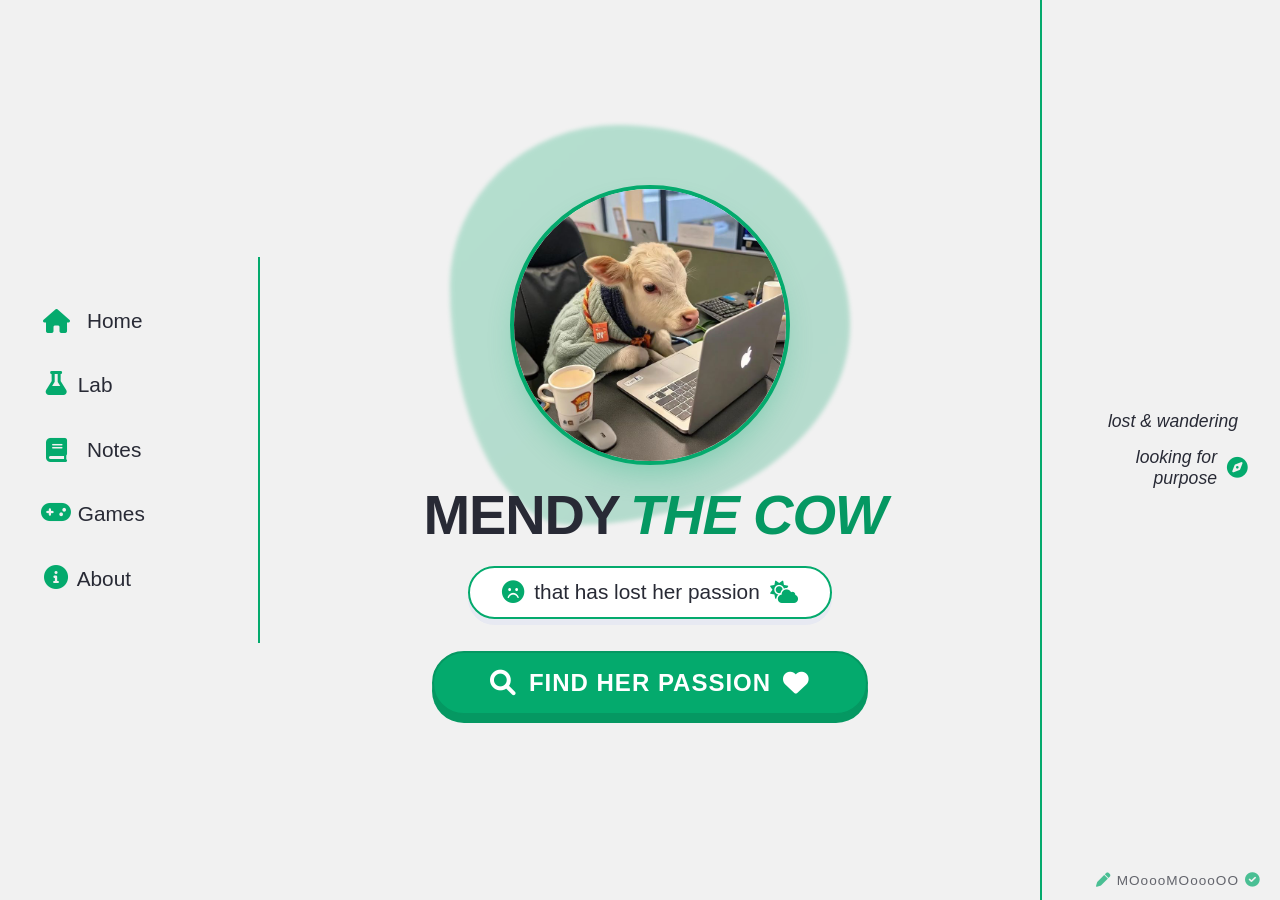
<file: index.html>
<!DOCTYPE html>
<html lang="en">
<head>
    <meta charset="UTF-8">
    <meta name="viewport" content="width=device-width, initial-scale=1.0">
    <title>Mendy the Cow · Lost Passion</title>
    <!-- Font Awesome CDN -->
    <link rel="stylesheet" href="https://cdnjs.cloudflare.com/ajax/libs/font-awesome/6.0.0-beta3/css/all.min.css">
    <style>
        * {
            margin: 0;
            padding: 0;
            box-sizing: border-box;
        }

        body {
            font-family: 'Segoe UI', 'Inter', -apple-system, BlinkMacSystemFont, sans-serif;
            background: #f1f1f1;  /* W3Schools light gray background */
            color: #282A35;  /* W3Schools dark blue-gray for text */
            height: 100vh;
            display: flex;
            align-items: center;
            justify-content: center;
            overflow: hidden;
        }

        .main-grid {
            display: grid;
            grid-template-columns: 260px 1fr 240px;
            width: 100vw;
            max-width: 1400px;
            height: 100vh;
            align-items: center;
        }

        /* --- LEFT SIDEBAR with W3Schools green accent --- */
        .left-nav {
            padding: 2rem 2rem 2rem 2.5rem;
            font-size: 1.3rem;
            font-weight: 500;
            line-height: 2.8;
            border-right: 2px solid #04AA6D;  /* W3Schools green */
            height: fit-content;
            color: #282A35;
        }

        .nav-item {
            display: flex;
            align-items: center;
            gap: 15px;
            cursor: pointer;
            transition: 0.2s;
            padding: 0.2rem 0;
            font-family: 'Segoe UI', sans-serif;
        }

        .nav-item i {
            font-size: 1.5rem;
            color: #04AA6D;  /* W3Schools green for icons */
            transition: 0.2s;
            width: 32px;
            display: inline-flex;
            justify-content: center;
        }

        .nav-item:hover {
            color: #04AA6D;
            transform: translateX(8px);
        }

        .nav-item:hover i {
            color: #059862;  /* darker green on hover */
            transform: scale(1.1);
        }

        /* --- CENTER STAGE --- */
        .center-stage {
            display: flex;
            flex-direction: column;
            align-items: center;
            justify-content: center;
            text-align: center;
            padding: 1rem;
            height: 100%;
            position: relative;
        }

        /* Avatar container with larger green splash behind it */
        .avatar-wrapper {
            position: relative;
            margin-bottom: 1.2rem;
            display: flex;
            justify-content: center;
            align-items: center;
        }

        /* Bigger green splash shape (increased size) */
        .green-splash {
            position: absolute;
            width: 400px;  /* Increased from 320px */
            height: 400px; /* Increased from 320px */
            background: linear-gradient(135deg, #04AA6D 0%, #059862 100%); /* W3Schools green gradient */
            border-radius: 42% 58% 70% 30% / 40% 50% 50% 60%;
            animation: morph 10s ease-in-out infinite;
            opacity: 0.25; /* More subtle to match W3Schools clean style */
            z-index: 1;
            filter: blur(2px); /* Soft blur for that "splash" effect */
        }

        @keyframes morph {
            0%, 100% {
                border-radius: 42% 58% 70% 30% / 40% 50% 50% 60%;
            }
            25% {
                border-radius: 55% 45% 35% 65% / 50% 40% 60% 50%;
            }
            50% {
                border-radius: 60% 40% 30% 70% / 50% 60% 40% 50%;
            }
            75% {
                border-radius: 35% 65% 55% 45% / 40% 50% 50% 60%;
            }
        }

        .cow-avatar-container {
            width: 280px;
            height: 280px;
            border-radius: 50%;
            background: white;
            display: flex;
            align-items: center;
            justify-content: center;
            border: 4px solid #04AA6D;  /* W3Schools green border */
            box-shadow: 0 15px 30px -8px rgba(4, 170, 109, 0.3);
            overflow: hidden;
            transition: transform 0.3s ease;
            position: relative;
            z-index: 2;
        }

        .cow-avatar-container:hover {
            transform: scale(1.02);
            border-color: #059862;
        }

        .cow-avatar {
            width: 100%;
            height: 100%;
            object-fit: cover;
            object-position: center 20%;
            display: block;
        }

        .mendy-name {
            font-size: 3.5rem;
            font-weight: 800;
            letter-spacing: -0.02em;
            color: #282A35;  /* W3Schools dark text */
            line-height: 1.1;
            margin-bottom: 0.25rem;
            text-transform: uppercase;
            display: flex;
            align-items: center;
            justify-content: center;
            gap: 10px;
            position: relative;
            z-index: 2;
        }

        .mendy-name i {
            font-size: 3rem;
            color: #04AA6D;
            opacity: 0.8;
        }

        .mendy-name span {
            color: #059862;
            font-style: italic;
            font-weight: 600;
        }

        .description {
            max-width: 500px;
            font-size: 1.3rem;
            color: #282A35;
            background: white;
            padding: 0.8rem 2rem;
            border-radius: 50px;
            border: 2px solid #04AA6D;
            margin: 1rem 0 2rem 0;
            box-shadow: 0 6px 0 #e7e9f2;  /* W3Schools light shadow */
            font-weight: 500;
            display: flex;
            align-items: center;
            gap: 10px;
            position: relative;
            z-index: 2;
        }

        .description i {
            font-size: 1.4rem;
            color: #04AA6D;
        }

        .passion-button {
            background: #04AA6D;  /* W3Schools "Try it Yourself" green */
            color: white;
            border: none;
            padding: 1rem 3.5rem;
            font-size: 1.5rem;
            font-weight: bold;
            border-radius: 50px;
            cursor: pointer;
            box-shadow: 0 8px 0 #059862;
            transition: 0.1s linear;
            letter-spacing: 1px;
            border: 2px solid #059862;
            text-transform: uppercase;
            display: flex;
            align-items: center;
            justify-content: center;
            gap: 12px;
            position: relative;
            z-index: 2;
        }

        .passion-button i {
            font-size: 1.6rem;
        }

        .passion-button:hover {
            transform: translateY(4px);
            box-shadow: 0 4px 0 #035f44;
            background: #059862;
        }

        /* --- RIGHT SIDEBAR with W3Schools style --- */
        .right-whitespace {
            display: flex;
            flex-direction: column;
            justify-content: center;
            align-items: flex-end;
            height: 100%;
            padding: 2rem;
            border-left: 2px solid #04AA6D;
            color: #282A35;
            font-size: 1.1rem;
            text-align: right;
            gap: 15px;
        }

        .mood-item {
            display: flex;
            align-items: center;
            gap: 10px;
            font-style: italic;
        }

        .mood-item i {
            font-size: 1.3rem;
            color: #04AA6D;
            order: 1;
        }

        .xhs-handle {
            background: white;
            padding: 0.7rem 1.2rem;
            border-radius: 40px;
            font-size: 0.95rem;
            border: 1px dashed #04AA6D;
            margin-top: 1.5rem;
            font-style: normal;
            font-family: monospace;
            display: flex;
            align-items: center;
            gap: 10px;
        }

        .xhs-handle i {
            font-size: 1.2rem;
            color: #04AA6D;
        }

        .signature {
            position: fixed;
            bottom: 12px;
            right: 20px;
            font-size: 0.85rem;
            color: #282A35;
            font-weight: 500;
            letter-spacing: 1px;
            display: flex;
            align-items: center;
            gap: 6px;
            opacity: 0.7;
        }

        .signature i {
            font-size: 0.9rem;
            color: #04AA6D;
        }

        @media (max-width: 800px) {
            .main-grid {
                grid-template-columns: 200px 1fr 140px;
            }
            .left-nav { font-size: 1.1rem; padding: 1.5rem; }
            .mendy-name { font-size: 2.5rem; }
            .cow-avatar-container { width: 200px; height: 200px; }
            .green-splash { width: 300px; height: 300px; }
        }
    </style>
</head>
<body>

<div class="main-grid">
    <!-- LEFT: navigation with W3Schools style -->
    <nav class="left-nav">
        <div class="nav-item">
            <i class="fas fa-home"></i>
            <span>Home</span>
        </div>
        <div class="nav-item">
              <a href="labs.html" style="text-decoration: none; color: inherit;">
            <i class="fas fa-flask"></i>
            <span>Lab</span>
              </a>
        </div>
        <div class="nav-item">
            <i class="fas fa-book"></i>
            <span>Notes</span>
        </div>
        <div class="nav-item">
        <a href="games.html" style="text-decoration: none; color: inherit;">
            <i class="fas fa-gamepad"></i>
            <span>Games</span>
        </a>
        </div>
        <div class="nav-item">
        <a href="about.html" style="text-decoration: none; color: inherit;">
            <i class="fas fa-info-circle"></i>
            <span>About</span>
        </a>
        </div>
    </nav>

    <!-- CENTER: Mendy the Cow with larger green splash -->
    <div class="center-stage">
        <div class="avatar-wrapper">
            <!-- Bigger green splash shape behind avatar -->
            <div class="green-splash"></div>
            <div class="cow-avatar-container">
                <img src="cow.jpg" alt="Mendy the Cow" class="cow-avatar">
            </div>
        </div>
        <div class="mendy-name">
            <i class="fas fa-cow"></i>
            MENDY <span>THE COW</span>
        </div>
        <div class="description">
            <i class="fas fa-frown"></i>
            that has lost her passion
            <i class="fas fa-cloud-sun"></i>
        </div>
        <button class="passion-button" onclick="alert('🐄 Moo! Maybe she found it on W3Schools...')">
            <i class="fas fa-search"></i>
            find her passion
            <i class="fas fa-heart"></i>
        </button>
    </div>

    <!-- RIGHT: with W3Schools style -->
    <div class="right-whitespace">
        <div class="mood-item">
            <span>lost & wandering</span>
            <i class="fas fa-cloud-wind"></i>
        </div>
        <div class="mood-item">
            <span>looking for purpose</span>
            <i class="fas fa-compass"></i>
        </div>
      
    </div>
</div>

<div class="signature">
    <i class="fas fa-pen"></i>
  MOoooMOoooOO
    <i class="fas fa-check-circle"></i>
</div>

</body>
</html>
</file>
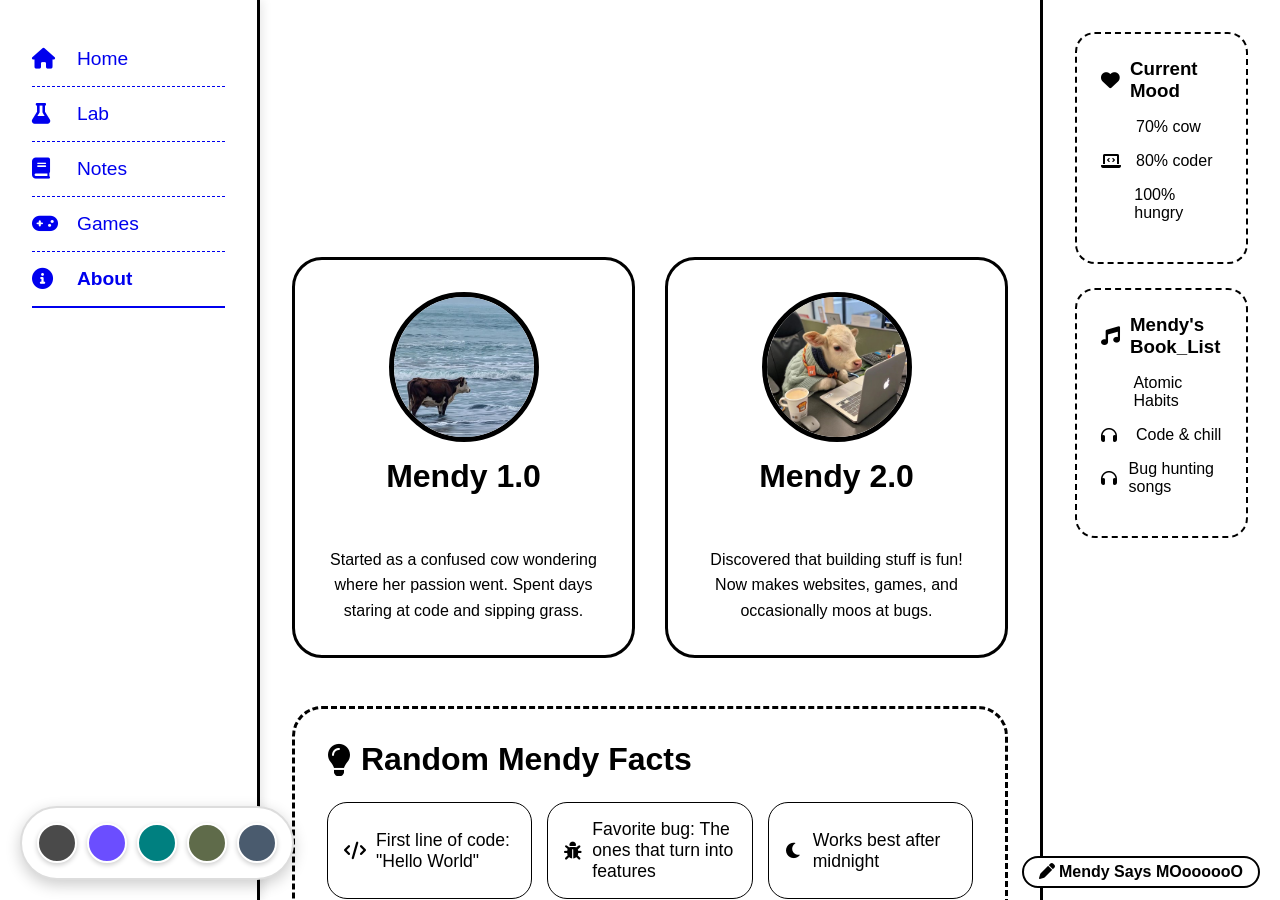
<file: about.html>
<!DOCTYPE html>
<html lang="en">
<head>
    <meta charset="UTF-8">
    <meta name="viewport" content="width=device-width, initial-scale=1.0">
    <title>About · Mendy the Cow</title>
    <!-- Font Awesome -->
    <link rel="stylesheet" href="https://cdnjs.cloudflare.com/ajax/libs/font-awesome/6.0.0-beta3/css/all.min.css">
    <style>
        * {
            margin: 0;
            padding: 0;
            box-sizing: border-box;
            transition: background-color 0.3s, border-color 0.3s, color 0.3s, box-shadow 0.3s;
        }

        body {
            font-family: 'Segoe UI', 'Comic Sans MS', cursive, sans-serif;
            min-height: 100vh;
        }

        .main-grid {
            display: grid;
            grid-template-columns: 260px 1fr 240px;
            width: 100vw;
            min-height: 100vh;
        }

        /* Left nav - theme variables will control colors */
        .left-nav {
            padding: 2rem;
            border-right-width: 3px;
            border-right-style: solid;
            background: white;
            box-shadow: 2px 0 10px rgba(0,0,0,0.1);
        }

        .nav-item {
            display: flex;
            align-items: center;
            gap: 15px;
            padding: 1rem 0;
            text-decoration: none;
            transition: 0.3s;
            font-size: 1.2rem;
            border-bottom-width: 1px;
            border-bottom-style: dashed;
        }

        .nav-item i {
            width: 30px;
            font-size: 1.3rem;
        }

        .nav-item:hover {
            transform: translateX(10px) rotate(2deg);
        }

        .nav-item.active {
            font-weight: bold;
            border-bottom-width: 2px;
            border-bottom-style: solid;
        }

        /* Center content */
        .center-stage {
            padding: 2rem;
            overflow-y: auto;
            max-height: 100vh;
        }

        /* Fun header with cow ears */
        .about-header {
            position: relative;
            background: linear-gradient(135deg, var(--primary), var(--secondary));
            color: white;
            padding: 3rem 2rem;
            border-radius: 60px 60px 30px 30px;
            margin-bottom: 2rem;
            text-align: center;
            box-shadow: 0 10px 0 var(--shadow);
        }

        /* Cow ears decoration */
        .cow-ears {
            position: absolute;
            top: -20px;
            left: 50%;
            transform: translateX(-50%);
            display: flex;
            gap: 30px;
        }

        .ear {
            width: 40px;
            height: 60px;
            background: var(--primary);
            border-radius: 50% 50% 0 0;
            border: 3px solid white;
        }

        .ear.left {
            transform: rotate(-15deg);
        }

        .ear.right {
            transform: rotate(15deg);
        }

        .about-header h1 {
            font-size: 3.5rem;
            margin-bottom: 0.5rem;
            text-shadow: 3px 3px 0 var(--shadow);
        }

        .about-header h1 i {
            margin: 0 15px;
            animation: bounce 2s infinite;
        }

        @keyframes bounce {
            0%, 100% { transform: translateY(0); }
            50% { transform: translateY(-10px); }
        }

        .about-header p {
            font-size: 1.3rem;
            opacity: 0.95;
        }

        /* Profile section with two cows */
        .cow-family {
            display: flex;
            gap: 30px;
            margin-bottom: 3rem;
            flex-wrap: wrap;
            justify-content: center;
        }

        .cow-card {
            background: white;
            border-radius: 30px;
            padding: 2rem;
            text-align: center;
            flex: 1;
            min-width: 250px;
            border-width: 3px;
            border-style: solid;
            box-shadow: 8px 8px 0 var(--accent);
            transition: 0.3s;
        }

        .cow-card:hover {
            transform: translate(-4px, -4px);
            box-shadow: 12px 12px 0 var(--primary);
        }

        .cow-photo {
            width: 150px;
            height: 150px;
            border-radius: 50%;
            border-width: 5px;
            border-style: solid;
            margin: 0 auto 1rem;
            overflow: hidden;
        }

        .cow-photo img {
            width: 100%;
            height: 100%;
            object-fit: cover;
        }

        .cow-card h3 {
            font-size: 2rem;
            margin-bottom: 0.5rem;
        }

        .cow-title {
            color: white;
            padding: 0.3rem 1rem;
            border-radius: 30px;
            display: inline-block;
            margin-bottom: 1rem;
            font-weight: bold;
        }

        .cow-bio {
            line-height: 1.6;
        }

        /* Fun facts section */
        .fun-facts {
            background: white;
            border-radius: 30px;
            padding: 2rem;
            margin-bottom: 2rem;
            border-width: 3px;
            border-style: dashed;
            position: relative;
        }

        .fun-facts h2 {
            font-size: 2rem;
            margin-bottom: 1.5rem;
            display: flex;
            align-items: center;
            gap: 10px;
        }

        .facts-grid {
            display: grid;
            grid-template-columns: repeat(auto-fit, minmax(200px, 1fr));
            gap: 15px;
        }

        .fact-item {
            padding: 1rem;
            border-radius: 20px;
            display: flex;
            align-items: center;
            gap: 10px;
            font-size: 1.1rem;
            border-width: 1px;
            border-style: solid;
        }

        /* Skills section */
        .skills-section {
            background: white;
            border-radius: 30px;
            padding: 2rem;
            margin-bottom: 2rem;
            border-width: 3px;
            border-style: solid;
        }

        .skills-section h2 {
            font-size: 2rem;
            margin-bottom: 1.5rem;
        }

        .skills-grid {
            display: grid;
            grid-template-columns: repeat(auto-fit, minmax(150px, 1fr));
            gap: 20px;
        }

        .skill-item {
            text-align: center;
            padding: 1rem;
            border-radius: 20px;
            transition: 0.3s;
        }

        .skill-item i {
            font-size: 2rem;
            margin-bottom: 0.5rem;
        }

        .skill-item:hover {
            transform: scale(1.05);
            color: white;
        }

        /* Social links */
        .social-links {
            display: flex;
            justify-content: center;
            gap: 20px;
            margin: 2rem 0;
        }

        .social-link {
            width: 60px;
            height: 60px;
            background: white;
            border-radius: 50%;
            display: flex;
            align-items: center;
            justify-content: center;
            font-size: 1.8rem;
            border-width: 2px;
            border-style: solid;
            transition: 0.3s;
            text-decoration: none;
        }

        .social-link:hover {
            transform: rotate(360deg) scale(1.1);
            color: white;
        }

        /* Right sidebar */
        .right-sidebar {
            padding: 2rem;
            border-left-width: 3px;
            border-left-style: solid;
            background: white;
        }

        .mood-card {
            border-radius: 20px;
            padding: 1.5rem;
            margin-bottom: 1.5rem;
            border-width: 2px;
            border-style: dashed;
        }

        .mood-card h3 {
            margin-bottom: 1rem;
            display: flex;
            align-items: center;
            gap: 10px;
        }

        .mood-list {
            list-style: none;
        }

        .mood-list li {
            margin: 1rem 0;
            display: flex;
            align-items: center;
            gap: 10px;
        }

        .mood-list i {
            width: 25px;
        }

        .xhs-handle {
            color: white;
            padding: 1rem;
            border-radius: 50px;
            text-align: center;
            font-size: 1.1rem;
        }

        .xhs-handle i {
            margin-right: 10px;
        }

        .signature {
            position: fixed;
            bottom: 12px;
            right: 20px;
            font-weight: bold;
            background: white;
            padding: 5px 15px;
            border-radius: 30px;
            border-width: 2px;
            border-style: solid;
            z-index: 100;
        }

        /* Theme Switcher */
        .theme-switcher {
            position: fixed;
            bottom: 20px;
            left: 20px;
            background: white;
            padding: 15px;
            border-radius: 50px;
            box-shadow: 0 5px 15px rgba(0,0,0,0.2);
            display: flex;
            gap: 10px;
            z-index: 1000;
            border: 2px solid #ddd;
        }

        .theme-dot {
            width: 40px;
            height: 40px;
            border-radius: 50%;
            cursor: pointer;
            border: 2px solid white;
            box-shadow: 0 2px 5px rgba(0,0,0,0.2);
            transition: 0.2s;
        }

        .theme-dot:hover {
            transform: scale(1.2);
            border-color: #333;
        }

        .theme-dot.active {
            border-color: #333;
            transform: scale(1.1);
        }

        @media (max-width: 800px) {
            .main-grid {
                grid-template-columns: 1fr;
            }
            .left-nav, .right-sidebar {
                display: none;
            }
        }
    </style>
</head>
<body>
    <!-- Theme Switcher Dots -->
    <div class="theme-switcher">
        <div class="theme-dot" style="background: #4A4A4A;" onclick="setTheme('gray')" title="Warm Gray"></div>
        <div class="theme-dot" style="background: #6B4EFF;" onclick="setTheme('purple')" title="Creative Purple"></div>
        <div class="theme-dot" style="background: #008080;" onclick="setTheme('teal')" title="Calm Teal"></div>
        <div class="theme-dot" style="background: #5F6B4A;" onclick="setTheme('green')" title="Earthy Green"></div>
        <div class="theme-dot" style="background: #4A5B6E;" onclick="setTheme('blue')" title="Blue Gray"></div>
    </div>

<div class="main-grid">
    <!-- Left nav -->
    <nav class="left-nav" id="leftNav">
        <a href="index.html" class="nav-item" id="navHome"><i class="fas fa-home"></i> Home</a>
        <a href="lab.html" class="nav-item" id="navLab"><i class="fas fa-flask"></i> Lab</a>
        <a href="notes.html" class="nav-item" id="navNotes"><i class="fas fa-book"></i> Notes</a>
        <a href="games.html" class="nav-item" id="navGames"><i class="fas fa-gamepad"></i> Games</a>
        <a href="about.html" class="nav-item active" id="navAbout"><i class="fas fa-info-circle"></i> About</a>
    </nav>

    <!-- Center: About content -->
    <div class="center-stage">
        <!-- Fun header with cow ears -->
        <div class="about-header" id="aboutHeader">
            <div class="cow-ears">
                <div class="ear left"></div>
                <div class="ear right"></div>
            </div>
            <h1>
                <i class="fas fa-cow"></i>
                ABOUT MENDY
                <i class="fas fa-cow"></i>
            </h1>
            <p>The cow who lost her passion... but found herself!</p>
        </div>

        <!-- Two cow photos -->
        <div class="cow-family">
            <div class="cow-card" id="cowCard1">
                <div class="cow-photo" id="cowPhoto1">
                    <img src="cow1.jpg" alt="Mendy Original">
                </div>
                <h3 id="cowName1">Mendy 1.0</h3>
                <span class="cow-title" id="cowTitle1">The Lost One</span>
                <p class="cow-bio">Started as a confused cow wondering where her passion went. Spent days staring at code and sipping grass.</p>
            </div>

            <div class="cow-card" id="cowCard2">
                <div class="cow-photo" id="cowPhoto2">
                    <img src="cow.jpg" alt="Mendy New">
                </div>
                <h3 id="cowName2">Mendy 2.0</h3>
                <span class="cow-title" id="cowTitle2">The Builder</span>
                <p class="cow-bio">Discovered that building stuff is fun! Now makes websites, games, and occasionally moos at bugs.</p>
            </div>
        </div>

        <!-- Fun Facts -->
        <div class="fun-facts" id="funFacts">
            <h2 id="funFactsTitle"><i class="fas fa-lightbulb"></i> Random Mendy Facts</h2>
            <div class="facts-grid">
                <div class="fact-item" id="fact1"><i class="fas fa-code"></i> First line of code: "Hello World"</div>
                <div class="fact-item" id="fact2"><i class="fas fa-bug"></i> Favorite bug: The ones that turn into features</div>
                <div class="fact-item" id="fact3"><i class="fas fa-moon"></i> Works best after midnight</div>
                <div class="fact-item" id="fact4"><i class="fas fa-coffee"></i> Powered by grass and coffee</div>
                <div class="fact-item" id="fact5"><i class="fas fa-gamepad"></i> Lost in games she builds</div>
                <div class="fact-item" id="fact6"><i class="fas fa-shield"></i> Blue teamer by day, game dev by night</div>
            </div>
        </div>

        <!-- Skills -->
        <div class="skills-section" id="skillsSection">
            <h2 id="skillsTitle"><i class="fas fa-tools"></i> What Mendy Does</h2>
            <div class="skills-grid">
                <div class="skill-item" id="skill1"><i class="fas fa-globe"></i><br>Web Dev</div>
                <div class="skill-item" id="skill2"><i class="fas fa-mobile-alt"></i><br>App Dev</div>
                <div class="skill-item" id="skill3"><i class="fas fa-paint-brush"></i><br>UX/XI Design</div>
                <div class="skill-item" id="skill4"><i class="fas fa-video"></i><br>Video Editing</div>
                <div class="skill-item" id="skill5"><i class="fas fa-shield"></i><br>SOC Analyst</div>
                <div class="skill-item" id="skill6"><i class="fas fa-dice"></i><br>Game Dev</div>
            </div>
        </div>

        <!-- Social links -->
        <div class="social-links">
            <a href="#" class="social-link" id="social1"><i class="fab fa-github"></i></a>
            <a href="#" class="social-link" id="social2"><i class="fab fa-linkedin"></i></a>
            <a href="#" class="social-link" id="social3"><i class="fab fa-twitter"></i></a>
            <a href="#" class="social-link" id="social4"><i class="fab fa-itch-io"></i></a>
        </div>
    </div>

    <!-- Right sidebar -->
    <div class="right-sidebar" id="rightSidebar">
        <div class="mood-card" id="moodCard">
            <h3 id="moodTitle"><i class="fas fa-heart"></i> Current Mood</h3>
            <ul class="mood-list">
                <li id="mood1"><i class="fas fa-cow"></i> 70% cow</li>
                <li id="mood2"><i class="fas fa-laptop-code"></i> 80% coder</li>
                <li id="mood3"><i class="fas fa-pizza"></i> 100% hungry</li>
            </ul>
        </div>

        <div class="mood-card" id="playlistCard">
            <h3 id="playlistTitle"><i class="fas fa-music"></i>Mendy's Book_List</h3>
            <ul class="mood-list">
                <li id="playlist1"><i class="fas fa-books"></i> Atomic Habits</li>
                <li id="playlist2"><i class="fas fa-headphones"></i> Code & chill</li>
                <li id="playlist3"><i class="fas fa-headphones"></i> Bug hunting songs</li>
            </ul>
        </div>

    
    </div>
</div>

<div class="signature" id="signature">
    <i class="fas fa-pen"></i> Mendy Says MOoooooO
</div>

<script>
    function setTheme(theme) {
        // Remove active class from all dots
        document.querySelectorAll('.theme-dot').forEach(dot => {
            dot.classList.remove('active');
        });
        
        // Add active class to clicked dot
        event.target.classList.add('active');
        
        // Define theme colors
        const themes = {
            gray: {
                primary: '#4A4A4A',
                secondary: '#6B6B6B',
                accent: '#F4A261',
                shadow: '#333333',
                text: '#2D2D2D',
                bg: '#F9F9F9',
                lightBg: '#F0F0F0'
            },
            purple: {
                primary: '#6B4EFF',
                secondary: '#8A6EFF',
                accent: '#FFB86B',
                shadow: '#4A3A9E',
                text: '#2D2D2D',
                bg: '#F5F0FF',
                lightBg: '#EAE5FF'
            },
            teal: {
                primary: '#008080',
                secondary: '#20B2AA',
                accent: '#FFA07A',
                shadow: '#006666',
                text: '#2D2D2D',
                bg: '#E0F2F1',
                lightBg: '#C0E8E5'
            },
            green: {
                primary: '#5F6B4A',
                secondary: '#7F8C6B',
                accent: '#D9B382',
                shadow: '#3F4A2A',
                text: '#2D2D2D',
                bg: '#F5F2E9',
                lightBg: '#E8E5D9'
            },
            blue: {
                primary: '#4A5B6E',
                secondary: '#6B7C8F',
                accent: '#F4A261',
                shadow: '#2A3B4E',
                text: '#2D2D2D',
                bg: '#F0F4F8',
                lightBg: '#E0E8F0'
            }
        };
        
        const t = themes[theme];
        
        // Apply theme using the style element
        let style = document.getElementById('theme-style');
        if (!style) {
            style = document.createElement('style');
            style.id = 'theme-style';
            document.head.appendChild(style);
        }
        
        style.textContent = `
            body {
                background: ${t.bg};
                color: ${t.text};
            }
            
            .left-nav {
                border-right-color: ${t.primary};
            }
            
            .nav-item {
                color: ${t.text};
                border-bottom-color: ${t.lightBg};
            }
            
            .nav-item i {
                color: ${t.primary};
            }
            
            .nav-item:hover {
                color: ${t.primary};
            }
            
            .nav-item.active {
                color: ${t.primary};
                border-bottom-color: ${t.primary};
            }
            
            .about-header {
                background: linear-gradient(135deg, ${t.primary}, ${t.secondary});
                box-shadow: 0 10px 0 ${t.shadow};
            }
            
            .ear {
                background: ${t.primary};
            }
            
            .cow-card {
                border-color: ${t.primary};
                box-shadow: 8px 8px 0 ${t.accent};
            }
            
            .cow-card:hover {
                box-shadow: 12px 12px 0 ${t.primary};
            }
            
            .cow-photo {
                border-color: ${t.primary};
            }
            
            .cow-card h3 {
                color: ${t.primary};
            }
            
            .cow-title {
                background: ${t.primary};
            }
            
            .fun-facts {
                border-color: ${t.primary};
            }
            
            .fun-facts h2 {
                color: ${t.primary};
            }
            
            .fact-item {
                background: ${t.bg};
                border-color: ${t.lightBg};
            }
            
            .fact-item i {
                color: ${t.primary};
            }
            
            .skills-section {
                border-color: ${t.primary};
            }
            
            .skills-section h2 {
                color: ${t.primary};
            }
            
            .skill-item {
                background: ${t.bg};
            }
            
            .skill-item i {
                color: ${t.primary};
            }
            
            .skill-item:hover {
                background: ${t.primary};
                color: white;
            }
            
            .skill-item:hover i {
                color: white;
            }
            
            .social-link {
                color: ${t.primary};
                border-color: ${t.primary};
            }
            
            .social-link:hover {
                background: ${t.primary};
                color: white;
            }
            
            .right-sidebar {
                border-left-color: ${t.primary};
            }
            
            .mood-card {
                background: ${t.bg};
                border-color: ${t.primary};
            }
            
            .mood-card h3 {
                color: ${t.primary};
            }
            
            .mood-list i {
                color: ${t.primary};
            }
            
            .xhs-handle {
                background: ${t.primary};
            }
            
            .signature {
                border-color: ${t.primary};
                color: ${t.text};
            }
        `;
    }
    
    // Set default theme
    window.onload = function() {
        setTheme('gray');
        document.querySelector('.theme-dot').classList.add('active');
    };
</script>
</body>
</html>
</file>
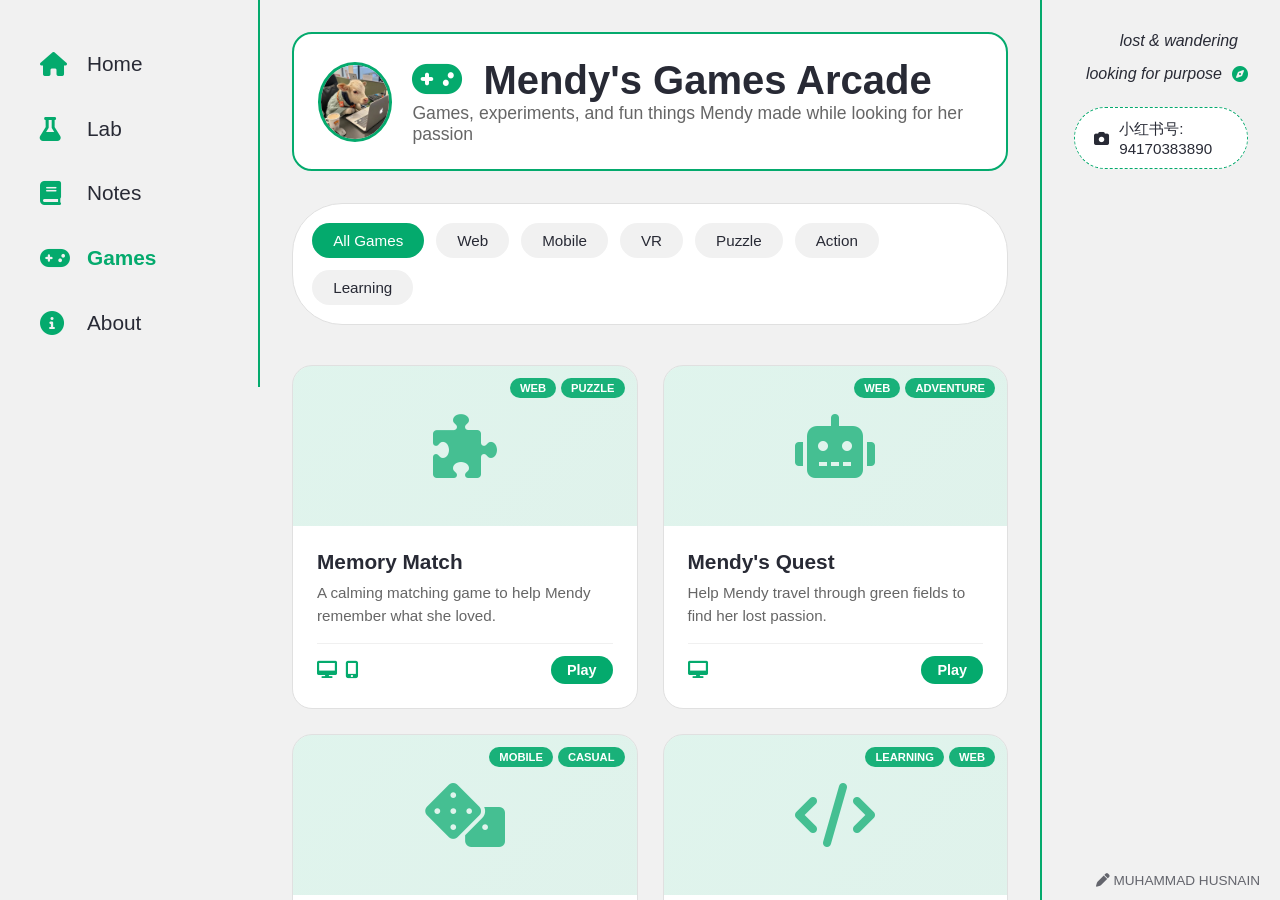
<file: games.html>
<!DOCTYPE html>
<html lang="en">
<head>
    <meta charset="UTF-8">
    <meta name="viewport" content="width=device-width, initial-scale=1.0">
    <title>Games · Mendy the Cow</title>
    <!-- Font Awesome CDN -->
    <link rel="stylesheet" href="https://cdnjs.cloudflare.com/ajax/libs/font-awesome/6.0.0-beta3/css/all.min.css">
    <style>
        * {
            margin: 0;
            padding: 0;
            box-sizing: border-box;
        }

        body {
            font-family: 'Segoe UI', -apple-system, BlinkMacSystemFont, sans-serif;
            background: #f1f1f1;
            color: #282A35;
            min-height: 100vh;
            display: flex;
            flex-direction: column;
        }

        /* Same navigation structure as homepage */
        .main-grid {
            display: grid;
            grid-template-columns: 260px 1fr 240px;
            width: 100vw;
            min-height: 100vh;
        }

        /* Left nav - identical to homepage */
        .left-nav {
            padding: 2rem 2rem 2rem 2.5rem;
            font-size: 1.3rem;
            font-weight: 500;
            line-height: 2.8;
            border-right: 2px solid #04AA6D;
            height: fit-content;
            color: #282A35;
            position: sticky;
            top: 0;
        }

        .nav-item {
            display: flex;
            align-items: center;
            gap: 15px;
            cursor: pointer;
            transition: 0.2s;
            padding: 0.2rem 0;
            text-decoration: none;
            color: inherit;
        }

        .nav-item i {
            font-size: 1.5rem;
            color: #04AA6D;
            transition: 0.2s;
            width: 32px;
        }

        .nav-item:hover {
            color: #04AA6D;
            transform: translateX(8px);
        }

        .nav-item.active {
            color: #04AA6D;
            font-weight: 600;
        }

        .nav-item.active i {
            color: #04AA6D;
        }

        /* Center content - Games page */
        .center-stage {
            padding: 2rem;
            overflow-y: auto;
            max-height: 100vh;
        }

        /* Page header with Mendy mini avatar */
        .page-header {
            display: flex;
            align-items: center;
            gap: 20px;
            margin-bottom: 2rem;
            background: white;
            padding: 1.5rem;
            border-radius: 20px;
            border: 2px solid #04AA6D;
        }

        .mini-avatar {
            width: 80px;
            height: 80px;
            border-radius: 50%;
            border: 3px solid #04AA6D;
            overflow: hidden;
        }

        .mini-avatar img {
            width: 100%;
            height: 100%;
            object-fit: cover;
        }

        .header-text h1 {
            font-size: 2.5rem;
            color: #282A35;
        }

        .header-text h1 i {
            color: #04AA6D;
            margin-right: 10px;
        }

        .header-text p {
            color: #666;
            font-size: 1.1rem;
        }

        /* Filter tags - like the example site */
        .filter-tags {
            display: flex;
            flex-wrap: wrap;
            gap: 12px;
            margin-bottom: 2.5rem;
            background: white;
            padding: 1.2rem;
            border-radius: 50px;
            border: 1px solid #e0e0e0;
        }

        .tag {
            padding: 8px 20px;
            background: #f1f1f1;
            border-radius: 30px;
            font-size: 0.95rem;
            font-weight: 500;
            color: #282A35;
            cursor: pointer;
            transition: 0.2s;
            border: 1px solid transparent;
        }

        .tag:hover {
            background: #e4e4e4;
        }

        .tag.active {
            background: #04AA6D;
            color: white;
        }

        /* Games grid - inspired by the portfolio site */
        .games-grid {
            display: grid;
            grid-template-columns: repeat(auto-fill, minmax(280px, 1fr));
            gap: 25px;
            margin-bottom: 2rem;
        }

        .game-card {
            background: white;
            border-radius: 20px;
            overflow: hidden;
            border: 1px solid #e0e0e0;
            transition: 0.3s;
            cursor: pointer;
            position: relative;
        }

        .game-card:hover {
            transform: translateY(-8px);
            box-shadow: 0 15px 30px rgba(4, 170, 109, 0.15);
            border-color: #04AA6D;
        }

        .game-image {
            height: 160px;
            background: linear-gradient(135deg, #04AA6D20, #05986220);
            display: flex;
            align-items: center;
            justify-content: center;
            position: relative;
            overflow: hidden;
        }

        .game-image i {
            font-size: 4rem;
            color: #04AA6D;
            opacity: 0.7;
            transition: 0.3s;
        }

        .game-card:hover .game-image i {
            transform: scale(1.1);
            opacity: 1;
        }

        .game-tags {
            position: absolute;
            top: 12px;
            right: 12px;
            display: flex;
            gap: 5px;
        }

        .game-tag {
            background: rgba(4, 170, 109, 0.9);
            color: white;
            padding: 4px 10px;
            border-radius: 20px;
            font-size: 0.7rem;
            font-weight: 600;
            text-transform: uppercase;
            backdrop-filter: blur(4px);
        }

        .game-info {
            padding: 1.5rem;
        }

        .game-info h3 {
            font-size: 1.3rem;
            margin-bottom: 8px;
            color: #282A35;
        }

        .game-info p {
            color: #666;
            font-size: 0.95rem;
            margin-bottom: 15px;
            line-height: 1.5;
        }

        .game-meta {
            display: flex;
            justify-content: space-between;
            align-items: center;
            border-top: 1px solid #f0f0f0;
            padding-top: 12px;
        }

        .game-platform {
            display: flex;
            gap: 8px;
            color: #04AA6D;
        }

        .game-platform i {
            font-size: 1.1rem;
        }

        .play-button {
            background: #04AA6D;
            color: white;
            padding: 6px 16px;
            border-radius: 25px;
            font-size: 0.9rem;
            font-weight: 600;
            border: none;
            cursor: pointer;
            transition: 0.2s;
        }

        .play-button:hover {
            background: #059862;
            transform: scale(1.05);
        }

        /* Right sidebar - same as homepage */
        .right-whitespace {
            padding: 2rem;
            border-left: 2px solid #04AA6D;
            color: #282A35;
            height: 100vh;
            position: sticky;
            top: 0;
        }

        .mood-item {
            display: flex;
            align-items: center;
            gap: 10px;
            font-style: italic;
            margin-bottom: 15px;
            justify-content: flex-end;
        }

        .mood-item i {
            color: #04AA6D;
        }

        .xhs-handle {
            background: white;
            padding: 0.7rem 1.2rem;
            border-radius: 40px;
            font-size: 0.95rem;
            border: 1px dashed #04AA6D;
            margin-top: 1.5rem;
            display: flex;
            align-items: center;
            gap: 10px;
            justify-content: flex-end;
        }

        .signature {
            position: fixed;
            bottom: 12px;
            right: 20px;
            font-size: 0.85rem;
            color: #282A35;
            opacity: 0.7;
        }

        @media (max-width: 1000px) {
            .main-grid {
                grid-template-columns: 200px 1fr 180px;
            }
        }

        @media (max-width: 800px) {
            .main-grid {
                grid-template-columns: 1fr;
            }
            .left-nav, .right-whitespace {
                display: none;
            }
        }
    </style>
</head>
<body>
    <div class="main-grid">
        <!-- LEFT NAVIGATION (same as homepage) -->
        <nav class="left-nav">
            <a href="index.html" style="text-decoration: none; color: inherit;">
                <div class="nav-item">
                    <i class="fas fa-home"></i>
                    <span>Home</span>
                </div>
            </a>
            <a href="lab.html" style="text-decoration: none; color: inherit;">
                <div class="nav-item">
                    <i class="fas fa-flask"></i>
                    <span>Lab</span>
                </div>
            </a>
            <a href="notes.html" style="text-decoration: none; color: inherit;">
                <div class="nav-item">
                    <i class="fas fa-book"></i>
                    <span>Notes</span>
                </div>
            </a>
            <a href="games.html" style="text-decoration: none; color: inherit;">
                <div class="nav-item active">
                    <i class="fas fa-gamepad"></i>
                    <span>Games</span>
                </div>
            </a>
            <a href="about.html" style="text-decoration: none; color: inherit;">
                <div class="nav-item">
                    <i class="fas fa-info-circle"></i>
                    <span>About</span>
                </div>
            </a>
        </nav>

        <!-- CENTER: Games Content -->
        <div class="center-stage">
            <!-- Header with Mendy -->
            <div class="page-header">
                <div class="mini-avatar">
                    <img src="cow.jpg" alt="Mendy">
                </div>
                <div class="header-text">
                    <h1><i class="fas fa-gamepad"></i> Mendy's Games Arcade</h1>
                    <p>Games, experiments, and fun things Mendy made while looking for her passion</p>
                </div>
            </div>

            <!-- Filter Tags (like the example site) -->
            <div class="filter-tags">
                <span class="tag active">All Games</span>
                <span class="tag">Web</span>
                <span class="tag">Mobile</span>
                <span class="tag">VR</span>
                <span class="tag">Puzzle</span>
                <span class="tag">Action</span>
                <span class="tag">Learning</span>
            </div>

            <!-- Games Grid - Inspired by sop-dev.com -->
            <div class="games-grid">
                <!-- Game 1 -->
                <div class="game-card">
                    <div class="game-image">
                        <i class="fas fa-puzzle-piece"></i>
                        <div class="game-tags">
                            <span class="game-tag">web</span>
                            <span class="game-tag">puzzle</span>
                        </div>
                    </div>
                    <div class="game-info">
                        <h3>Memory Match</h3>
                        <p>A calming matching game to help Mendy remember what she loved.</p>
                        <div class="game-meta">
                            <div class="game-platform">
                                <i class="fas fa-desktop"></i>
                                <i class="fas fa-mobile-alt"></i>
                            </div>
                            <button class="play-button" onclick="alert('Loading game...')">Play</button>
                        </div>
                    </div>
                </div>

                <!-- Game 2 -->
                <div class="game-card">
                    <div class="game-image">
                        <i class="fas fa-robot"></i>
                        <div class="game-tags">
                            <span class="game-tag">web</span>
                            <span class="game-tag">adventure</span>
                        </div>
                    </div>
                    <div class="game-info">
                        <h3>Mendy's Quest</h3>
                        <p>Help Mendy travel through green fields to find her lost passion.</p>
                        <div class="game-meta">
                            <div class="game-platform">
                                <i class="fas fa-desktop"></i>
                            </div>
                            <button class="play-button" onclick="alert('Loading game...')">Play</button>
                        </div>
                    </div>
                </div>

                <!-- Game 3 -->
                <div class="game-card">
                    <div class="game-image">
                        <i class="fas fa-dice"></i>
                        <div class="game-tags">
                            <span class="game-tag">mobile</span>
                            <span class="game-tag">casual</span>
                        </div>
                    </div>
                    <div class="game-info">
                        <h3>Green Dice</h3>
                        <p>Roll the magical green dice and see your fortune.</p>
                        <div class="game-meta">
                            <div class="game-platform">
                                <i class="fas fa-mobile-alt"></i>
                            </div>
                            <button class="play-button" onclick="alert('Loading game...')">Play</button>
                        </div>
                    </div>
                </div>

                <!-- Game 4 -->
                <div class="game-card">
                    <div class="game-image">
                        <i class="fas fa-code"></i>
                        <div class="game-tags">
                            <span class="game-tag">learning</span>
                            <span class="game-tag">web</span>
                        </div>
                    </div>
                    <div class="game-info">
                        <h3>Code Challenge</h3>
                        <p>Learn to build games while helping Mendy debug her thoughts.</p>
                        <div class="game-meta">
                            <div class="game-platform">
                                <i class="fas fa-desktop"></i>
                                <i class="fas fa-code"></i>
                            </div>
                            <button class="play-button" onclick="alert('Loading game...')">Play</button>
                        </div>
                    </div>
                </div>

                <!-- Game 5 - VR Experience -->
                <div class="game-card">
                    <div class="game-image">
                        <i class="fas fa-vr-cardboard"></i>
                        <div class="game-tags">
                            <span class="game-tag">vr</span>
                            <span class="game-tag">experience</span>
                        </div>
                    </div>
                    <div class="game-info">
                        <h3>Mendy's Dream</h3>
                        <p>VR experience exploring the surreal world where passions hide.</p>
                        <div class="game-meta">
                            <div class="game-platform">
                                <i class="fas fa-vr-cardboard"></i>
                            </div>
                            <button class="play-button" onclick="alert('Loading VR experience...')">Explore</button>
                        </div>
                    </div>
                </div>

                <!-- Game 6 - Action -->
                <div class="game-card">
                    <div class="game-image">
                        <i class="fas fa-bolt"></i>
                        <div class="game-tags">
                            <span class="game-tag">action</span>
                            <span class="game-tag">web</span>
                        </div>
                    </div>
                    <div class="game-info">
                        <h3>Lost & Found</h3>
                        <p>Fast-paced action game about collecting lost memories.</p>
                        <div class="game-meta">
                            <div class="game-platform">
                                <i class="fas fa-desktop"></i>
                            </div>
                            <button class="play-button" onclick="alert('Loading game...')">Play</button>
                        </div>
                    </div>
                </div>
            </div>
        </div>

        <!-- RIGHT SIDEBAR (same as homepage) -->
        <div class="right-whitespace">
            <div class="mood-item">
                <span>lost & wandering</span>
                <i class="fas fa-cloud-wind"></i>
            </div>
            <div class="mood-item">
                <span>looking for purpose</span>
                <i class="fas fa-compass"></i>
            </div>
            <div class="xhs-handle">
                <i class="fas fa-camera"></i>
                小红书号: 94170383890
            </div>
        </div>
    </div>

    <div class="signature">
        <i class="fas fa-pen"></i>
        MUHAMMAD HUSNAIN
    </div>

    <!-- Simple filter functionality -->
    <script>
        const tags = document.querySelectorAll('.tag');
        tags.forEach(tag => {
            tag.addEventListener('click', function() {
                tags.forEach(t => t.classList.remove('active'));
                this.classList.add('active');
                // Here you can add actual filtering logic
                alert(`Filtering by: ${this.textContent}`);
            });
        });
    </script>
</body>
</html>
</file>
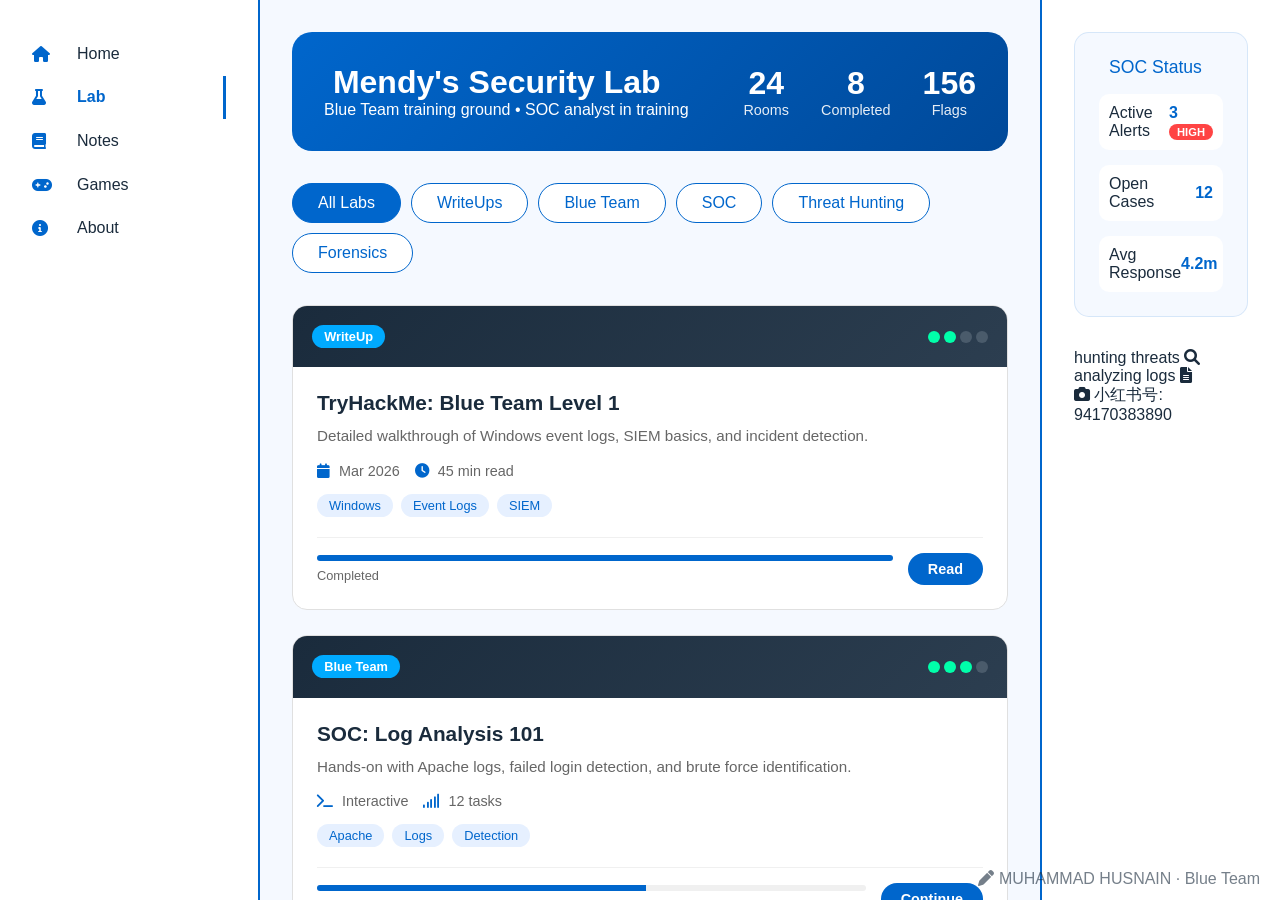
<file: labs.html>
<!DOCTYPE html>
<html lang="en">
<head>
    <meta charset="UTF-8">
    <meta name="viewport" content="width=device-width, initial-scale=1.0">
    <title>Labs · Mendy the SOC Analyst</title>
    <!-- Font Awesome -->
    <link rel="stylesheet" href="https://cdnjs.cloudflare.com/ajax/libs/font-awesome/6.0.0-beta3/css/all.min.css">
    <style>
        * {
            margin: 0;
            padding: 0;
            box-sizing: border-box;
        }

        body {
            font-family: 'Segoe UI', -apple-system, sans-serif;
            background: #f5f9ff;  /* Very light blue background */
            color: #1a2b3c;
            min-height: 100vh;
        }

        .main-grid {
            display: grid;
            grid-template-columns: 260px 1fr 240px;
            width: 100vw;
            min-height: 100vh;
        }

        /* Left nav - updated with blue theme */
        .left-nav {
            padding: 2rem;
            border-right: 2px solid #0066cc;
            background: white;
        }

        .nav-item {
            display: flex;
            align-items: center;
            gap: 15px;
            padding: 0.8rem 0;
            color: #1a2b3c;
            text-decoration: none;
            transition: 0.2s;
        }

        .nav-item i {
            color: #0066cc;
            width: 30px;
        }

        .nav-item:hover {
            color: #0066cc;
            transform: translateX(5px);
        }

        .nav-item.active {
            color: #0066cc;
            font-weight: 600;
            border-right: 3px solid #0066cc;
        }

        /* Center content - Labs section */
        .center-stage {
            padding: 2rem;
            overflow-y: auto;
            max-height: 100vh;
        }

        /* Header with stats */
        .labs-header {
            background: linear-gradient(135deg, #0066cc, #004999);
            color: white;
            padding: 2rem;
            border-radius: 20px;
            margin-bottom: 2rem;
            display: flex;
            justify-content: space-between;
            align-items: center;
        }

        .header-stats {
            display: flex;
            gap: 2rem;
        }

        .stat {
            text-align: center;
        }

        .stat-number {
            font-size: 2rem;
            font-weight: bold;
        }

        .stat-label {
            opacity: 0.9;
            font-size: 0.9rem;
        }

        /* Filter tabs for different lab types */
        .lab-tabs {
            display: flex;
            gap: 10px;
            margin-bottom: 2rem;
            flex-wrap: wrap;
        }

        .tab {
            padding: 10px 25px;
            background: white;
            border-radius: 30px;
            cursor: pointer;
            border: 1px solid #0066cc;
            color: #0066cc;
            font-weight: 500;
            transition: 0.2s;
        }

        .tab:hover, .tab.active {
            background: #0066cc;
            color: white;
        }

        /* Labs grid */
        .labs-grid {
            display: grid;
            grid-template-columns: repeat(auto-fill, minmax(350px, 1fr));
            gap: 25px;
        }

        /* Lab cards - cybersecurity style */
        .lab-card {
            background: white;
            border-radius: 15px;
            overflow: hidden;
            border: 1px solid #e0e0e0;
            transition: 0.3s;
            position: relative;
        }

        .lab-card:hover {
            transform: translateY(-5px);
            box-shadow: 0 15px 30px rgba(0, 102, 204, 0.15);
            border-color: #0066cc;
        }

        .lab-header {
            background: linear-gradient(135deg, #1a2b3c, #2c3e50);
            color: white;
            padding: 1.2rem;
            display: flex;
            justify-content: space-between;
            align-items: center;
        }

        .lab-type {
            background: #00aaff;
            padding: 4px 12px;
            border-radius: 20px;
            font-size: 0.8rem;
            font-weight: 600;
        }

        .lab-difficulty {
            display: flex;
            gap: 4px;
        }

        .difficulty-dot {
            width: 12px;
            height: 12px;
            border-radius: 50%;
            background: #4a5b6b;
        }

        .difficulty-dot.filled {
            background: #00ffaa;
        }

        .lab-content {
            padding: 1.5rem;
        }

        .lab-title {
            font-size: 1.3rem;
            margin-bottom: 10px;
            color: #1a2b3c;
        }

        .lab-description {
            color: #666;
            font-size: 0.95rem;
            margin-bottom: 15px;
            line-height: 1.5;
        }

        .lab-meta {
            display: flex;
            gap: 15px;
            margin-bottom: 15px;
            color: #666;
            font-size: 0.9rem;
        }

        .lab-meta i {
            color: #0066cc;
            margin-right: 5px;
        }

        .lab-tags {
            display: flex;
            flex-wrap: wrap;
            gap: 8px;
            margin-bottom: 20px;
        }

        .tag {
            background: #e6f0ff;
            color: #0066cc;
            padding: 4px 12px;
            border-radius: 15px;
            font-size: 0.8rem;
            font-weight: 500;
        }

        .lab-footer {
            display: flex;
            justify-content: space-between;
            align-items: center;
            border-top: 1px solid #f0f0f0;
            padding-top: 15px;
        }

        .lab-progress {
            flex: 1;
            margin-right: 15px;
        }

        .progress-bar {
            height: 6px;
            background: #f0f0f0;
            border-radius: 3px;
            overflow: hidden;
            margin-bottom: 5px;
        }

        .progress-fill {
            height: 100%;
            background: #0066cc;
            width: 0%;
        }

        .progress-text {
            font-size: 0.8rem;
            color: #666;
        }

        .lab-button {
            background: #0066cc;
            color: white;
            padding: 8px 20px;
            border-radius: 25px;
            text-decoration: none;
            font-size: 0.9rem;
            font-weight: 600;
            transition: 0.2s;
            border: none;
            cursor: pointer;
        }

        .lab-button:hover {
            background: #004999;
        }

        /* Right sidebar - SOC analyst style */
        .right-sidebar {
            padding: 2rem;
            border-left: 2px solid #0066cc;
            background: white;
        }

        .status-card {
            background: #f5f9ff;
            border-radius: 15px;
            padding: 1.5rem;
            margin-bottom: 2rem;
            border: 1px solid #0066cc20;
        }

        .status-title {
            font-size: 1.1rem;
            margin-bottom: 1rem;
            color: #0066cc;
            display: flex;
            align-items: center;
            gap: 10px;
        }

        .soc-metrics {
            display: flex;
            flex-direction: column;
            gap: 15px;
        }

        .metric {
            display: flex;
            justify-content: space-between;
            align-items: center;
            padding: 10px;
            background: white;
            border-radius: 10px;
        }

        .metric-value {
            font-weight: bold;
            color: #0066cc;
        }

        .alert-badge {
            background: #ff4444;
            color: white;
            padding: 2px 8px;
            border-radius: 10px;
            font-size: 0.7rem;
        }

        .signature {
            position: fixed;
            bottom: 12px;
            right: 20px;
            color: #1a2b3c;
            opacity: 0.6;
        }
    </style>
</head>
<body>
<div class="main-grid">
    <!-- Left nav (same structure) -->
    <nav class="left-nav">
        <a href="index.html" class="nav-item"><i class="fas fa-home"></i> Home</a>
        <a href="lab.html" class="nav-item active"><i class="fas fa-flask"></i> Lab</a>
        <a href="notes.html" class="nav-item"><i class="fas fa-book"></i> Notes</a>
        <a href="games.html" class="nav-item"><i class="fas fa-gamepad"></i> Games</a>
        <a href="about.html" class="nav-item"><i class="fas fa-info-circle"></i> About</a>
    </nav>

    <!-- Center: Labs content -->
    <div class="center-stage">
        <!-- Header with stats -->
        <div class="labs-header">
            <div>
                <h1><i class="fas fa-shield-halved"></i> Mendy's Security Lab</h1>
                <p>Blue Team training ground • SOC analyst in training</p>
            </div>
            <div class="header-stats">
                <div class="stat">
                    <div class="stat-number">24</div>
                    <div class="stat-label">Rooms</div>
                </div>
                <div class="stat">
                    <div class="stat-number">8</div>
                    <div class="stat-label">Completed</div>
                </div>
                <div class="stat">
                    <div class="stat-number">156</div>
                    <div class="stat-label">Flags</div>
                </div>
            </div>
        </div>

        <!-- Filter tabs -->
        <div class="lab-tabs">
            <span class="tab active">All Labs</span>
            <span class="tab">WriteUps</span>
            <span class="tab">Blue Team</span>
            <span class="tab">SOC</span>
            <span class="tab">Threat Hunting</span>
            <span class="tab">Forensics</span>
        </div>

        <!-- Labs grid -->
        <div class="labs-grid">
            <!-- WriteUp Card -->
            <div class="lab-card">
                <div class="lab-header">
                    <span class="lab-type">WriteUp</span>
                    <div class="lab-difficulty">
                        <span class="difficulty-dot filled"></span>
                        <span class="difficulty-dot filled"></span>
                        <span class="difficulty-dot"></span>
                        <span class="difficulty-dot"></span>
                    </div>
                </div>
                <div class="lab-content">
                    <h3 class="lab-title">TryHackMe: Blue Team Level 1</h3>
                    <p class="lab-description">Detailed walkthrough of Windows event logs, SIEM basics, and incident detection.</p>
                    <div class="lab-meta">
                        <span><i class="fas fa-calendar"></i> Mar 2026</span>
                        <span><i class="fas fa-clock"></i> 45 min read</span>
                    </div>
                    <div class="lab-tags">
                        <span class="tag">Windows</span>
                        <span class="tag">Event Logs</span>
                        <span class="tag">SIEM</span>
                    </div>
                    <div class="lab-footer">
                        <div class="lab-progress">
                            <div class="progress-bar"><div class="progress-fill" style="width: 100%"></div></div>
                            <span class="progress-text">Completed</span>
                        </div>
                        <a href="#" class="lab-button">Read</a>
                    </div>
                </div>
            </div>

            <!-- Blue Team Lab Card -->
            <div class="lab-card">
                <div class="lab-header">
                    <span class="lab-type">Blue Team</span>
                    <div class="lab-difficulty">
                        <span class="difficulty-dot filled"></span>
                        <span class="difficulty-dot filled"></span>
                        <span class="difficulty-dot filled"></span>
                        <span class="difficulty-dot"></span>
                    </div>
                </div>
                <div class="lab-content">
                    <h3 class="lab-title">SOC: Log Analysis 101</h3>
                    <p class="lab-description">Hands-on with Apache logs, failed login detection, and brute force identification.</p>
                    <div class="lab-meta">
                        <span><i class="fas fa-terminal"></i> Interactive</span>
                        <span><i class="fas fa-signal"></i> 12 tasks</span>
                    </div>
                    <div class="lab-tags">
                        <span class="tag">Apache</span>
                        <span class="tag">Logs</span>
                        <span class="tag">Detection</span>
                    </div>
                    <div class="lab-footer">
                        <div class="lab-progress">
                            <div class="progress-bar"><div class="progress-fill" style="width: 60%"></div></div>
                            <span class="progress-text">60% complete</span>
                        </div>
                        <a href="#" class="lab-button">Continue</a>
                    </div>
                </div>
            </div>

            <!-- Threat Hunting Card -->
            <div class="lab-card">
                <div class="lab-header">
                    <span class="lab-type">Threat Hunt</span>
                    <div class="lab-difficulty">
                        <span class="difficulty-dot filled"></span>
                        <span class="difficulty-dot filled"></span>
                        <span class="difficulty-dot filled"></span>
                        <span class="difficulty-dot filled"></span>
                    </div>
                </div>
                <div class="lab-content">
                    <h3 class="lab-title">APT Simulation: Emulate & Detect</h3>
                    <p class="lab-description">Advanced persistent threat simulation and detection using Atomic Red Team.</p>
                    <div class="lab-meta">
                        <span><i class="fas fa-skull"></i> APT29</span>
                        <span><i class="fas fa-chart-line"></i> Advanced</span>
                    </div>
                    <div class="lab-tags">
                        <span class="tag">MITRE ATT&CK</span>
                        <span class="tag">Atomic</span>
                    </div>
                    <div class="lab-footer">
                        <div class="lab-progress">
                            <div class="progress-bar"><div class="progress-fill" style="width: 25%"></div></div>
                            <span class="progress-text">Started</span>
                        </div>
                        <a href="#" class="lab-button">Start</a>
                    </div>
                </div>
            </div>

            <!-- Forensics Card -->
            <div class="lab-card">
                <div class="lab-header">
                    <span class="lab-type">Forensics</span>
                    <div class="lab-difficulty">
                        <span class="difficulty-dot filled"></span>
                        <span class="difficulty-dot filled"></span>
                        <span class="difficulty-dot"></span>
                        <span class="difficulty-dot"></span>
                    </div>
                </div>
                <div class="lab-content">
                    <h3 class="lab-title">Memory Analysis with Volatility</h3>
                    <p class="lab-description">Analyze a compromised Windows memory dump to find malware artifacts.</p>
                    <div class="lab-meta">
                        <span><i class="fas fa-memory"></i> 2GB dump</span>
                        <span><i class="fas fa-bug"></i> 3 indicators</span>
                    </div>
                    <div class="lab-tags">
                        <span class="tag">Volatility</span>
                        <span class="tag">Memory</span>
                    </div>
                    <div class="lab-footer">
                        <div class="lab-progress">
                            <div class="progress-bar"><div class="progress-fill" style="width: 0%"></div></div>
                            <span class="progress-text">Not started</span>
                        </div>
                        <a href="#" class="lab-button">Start</a>
                    </div>
                </div>
            </div>
        </div>
    </div>

    <!-- Right sidebar - SOC Dashboard -->
    <div class="right-sidebar">
        <div class="status-card">
            <div class="status-title">
                <i class="fas fa-shield-halved"></i> SOC Status
            </div>
            <div class="soc-metrics">
                <div class="metric">
                    <span>Active Alerts</span>
                    <span class="metric-value">3 <span class="alert-badge">HIGH</span></span>
                </div>
                <div class="metric">
                    <span>Open Cases</span>
                    <span class="metric-value">12</span>
                </div>
                <div class="metric">
                    <span>Avg Response</span>
                    <span class="metric-value">4.2m</span>
                </div>
            </div>
        </div>

        <div class="mood-item">
            <span>hunting threats</span>
            <i class="fas fa-search"></i>
        </div>
        <div class="mood-item">
            <span>analyzing logs</span>
            <i class="fas fa-file-lines"></i>
        </div>
        <div class="xhs-handle">
            <i class="fas fa-camera"></i>
            小红书号: 94170383890
        </div>
    </div>
</div>

<div class="signature">
    <i class="fas fa-pen"></i> MUHAMMAD HUSNAIN · Blue Team
</div>
</body>
</html>
</file>
